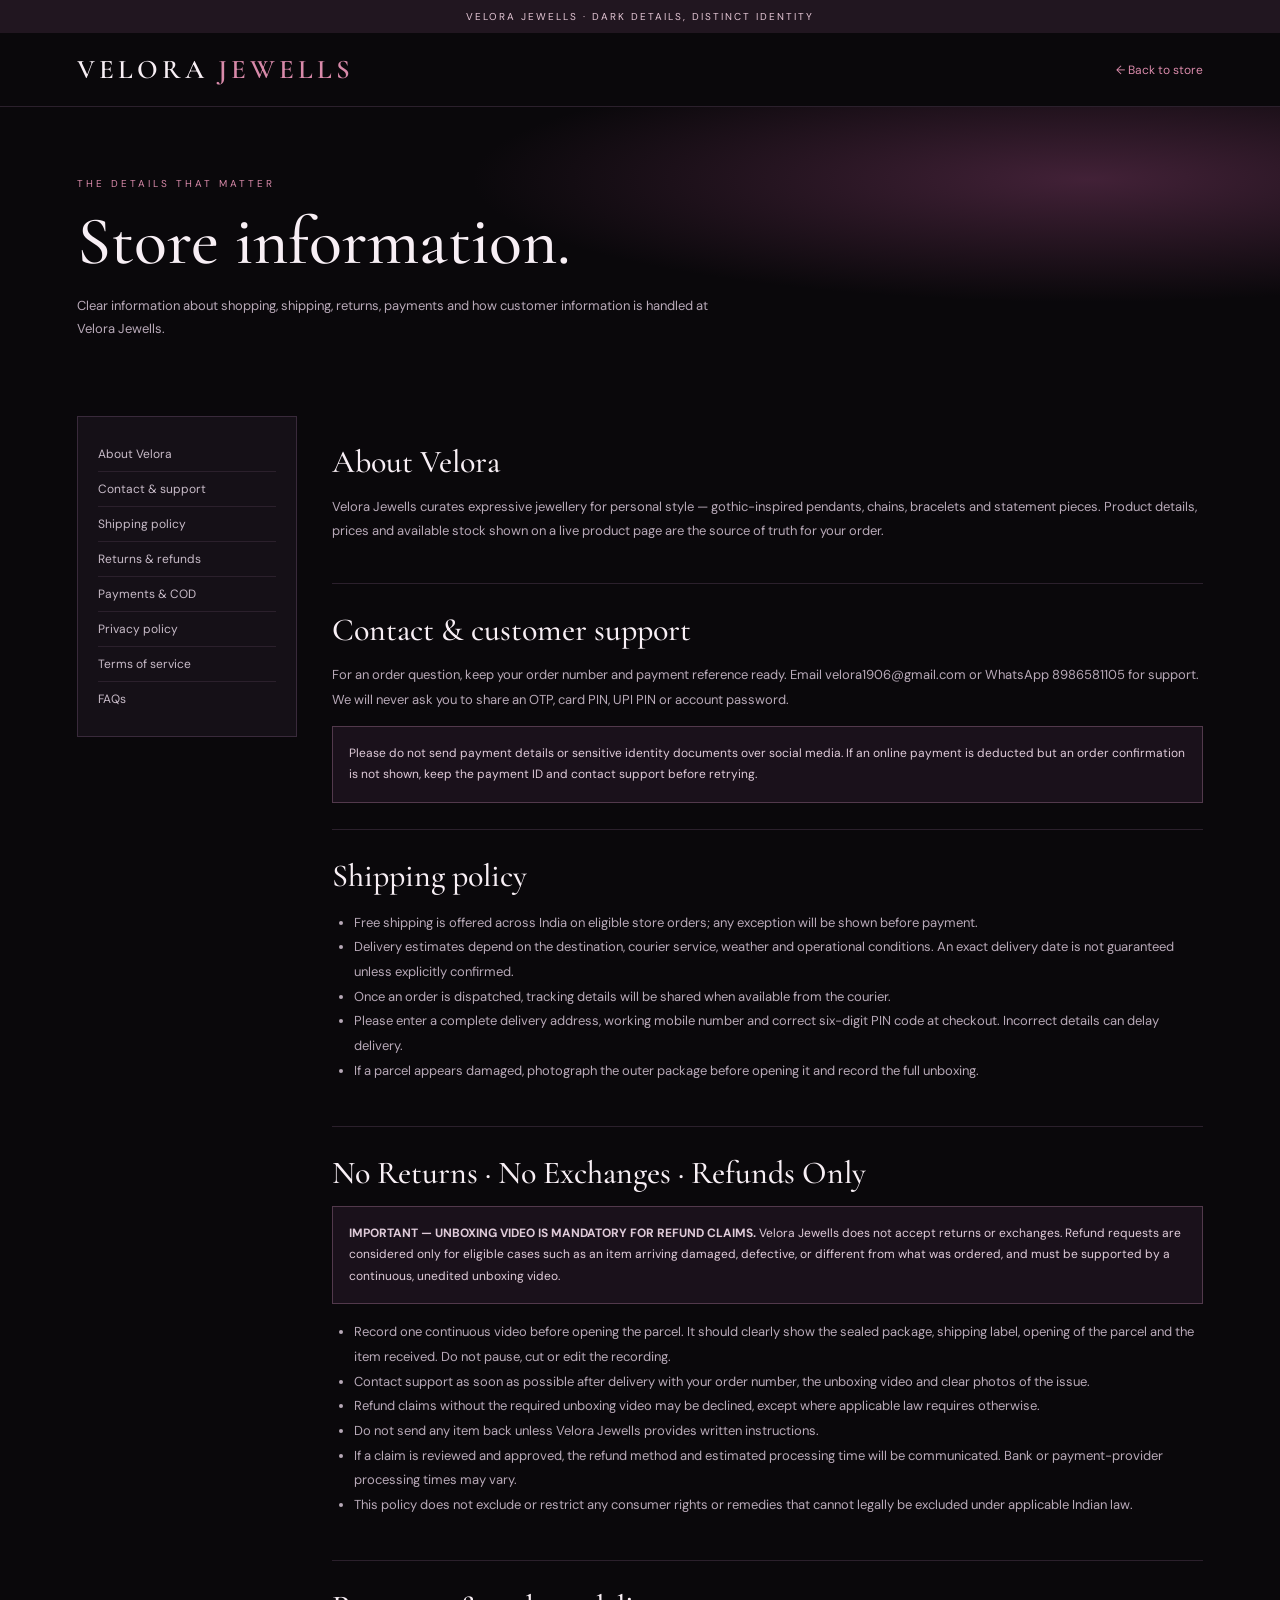
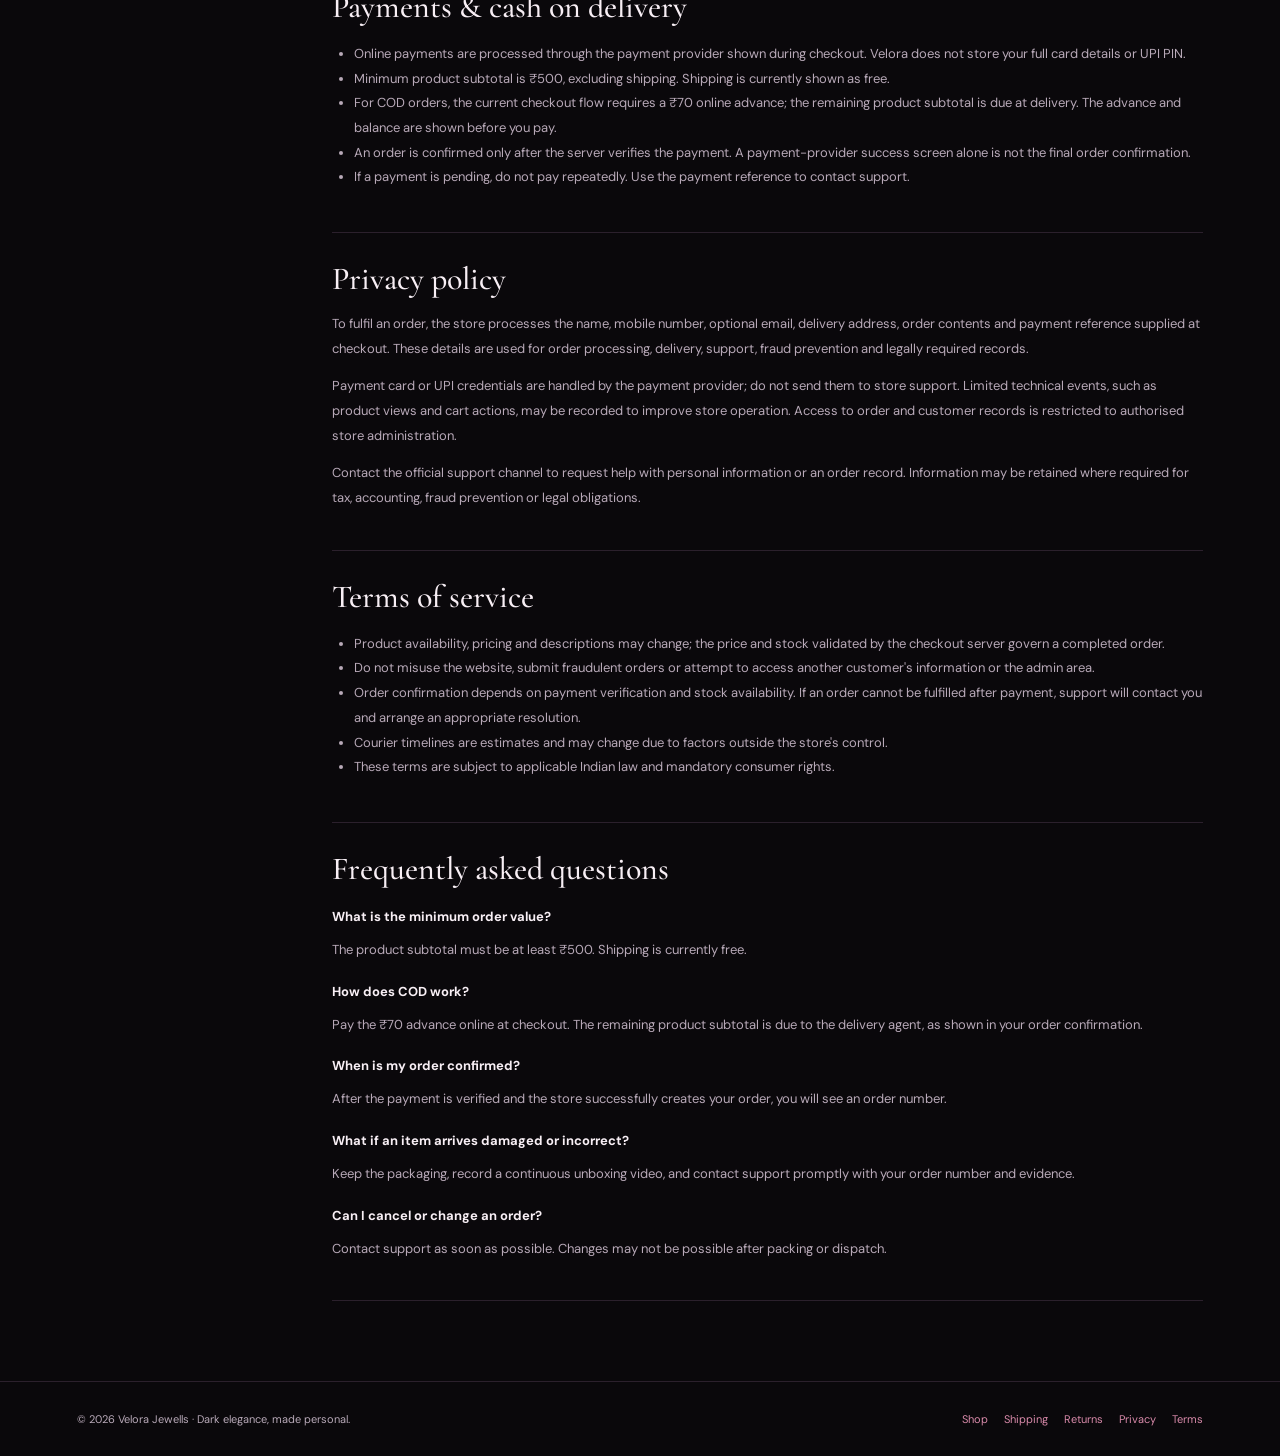
<file: policies.html>
<!doctype html>
<html lang="en">
<head>
<meta charset="utf-8"><meta name="viewport" content="width=device-width,initial-scale=1"><meta name="theme-color" content="#0a080b"><link rel="icon" href="favicon.svg" type="image/svg+xml">
<meta name="description" content="Velora Jewells store information, shipping, returns, privacy and terms.">
<title>Store Information — Velora Jewells</title>
<link rel="preconnect" href="https://fonts.googleapis.com"><link href="https://fonts.googleapis.com/css2?family=Cormorant+Garamond:wght@500;600&family=DM+Sans:wght@400;500;600&display=swap" rel="stylesheet">
<style>
:root{--bg:#0a080b;--panel:#151017;--line:#392a3b;--text:#f8eff5;--muted:#b8a9b8;--pink:#d98aaa}*{box-sizing:border-box}html{scroll-behavior:smooth}body{margin:0;background:var(--bg);color:var(--text);font-family:'DM Sans',sans-serif}a{color:var(--pink);text-decoration:none}a:hover{text-decoration:underline}.topline{padding:10px;text-align:center;background:#211620;color:#e5c7d6;font-size:10px;letter-spacing:2px;text-transform:uppercase}.nav{padding:20px 6%;border-bottom:1px solid #2b202c;display:flex;justify-content:space-between;align-items:center;gap:18px}.brand{font:600 27px 'Cormorant Garamond',serif;letter-spacing:4px;color:var(--text)}.brand span{color:var(--pink)}.nav a:last-child{font-size:12px}.hero{padding:70px 6% 42px;background:radial-gradient(ellipse at 85% 25%,#422137 0,transparent 40%)}.eyebrow{font-size:10px;letter-spacing:3px;color:var(--pink);text-transform:uppercase}.hero h1{font:500 clamp(42px,7vw,68px)/1 'Cormorant Garamond',serif;margin:18px 0}.hero p{color:var(--muted);max-width:650px;line-height:1.8;font-size:13px}.layout{display:grid;grid-template-columns:220px minmax(0,1fr);gap:35px;padding:20px 6% 80px;max-width:1300px;margin:auto}.side{position:sticky;top:20px;align-self:start;border:1px solid var(--line);padding:20px;background:var(--panel)}.side a{display:block;padding:9px 0;color:#c8bbc8;font-size:12px;border-bottom:1px solid #2b202c}.side a:last-child{border:0}.content section{padding:26px 0;border-bottom:1px solid #2b202c;scroll-margin-top:20px}.content h2{font:500 32px 'Cormorant Garamond',serif;margin:0 0 14px}.content h3{font-size:13px;margin:20px 0 8px}.content p,.content li{color:var(--muted);font-size:13px;line-height:1.9}.content ul{padding-left:22px}.notice{border:1px solid #52394c;background:#1a111b;padding:16px;color:#dfcbd9;font-size:12px;line-height:1.8}.footer{padding:30px 6%;border-top:1px solid #2b202c;color:var(--muted);font-size:11px;display:flex;justify-content:space-between;gap:18px;flex-wrap:wrap}.footlinks{display:flex;gap:16px;flex-wrap:wrap}@media(max-width:760px){.layout{grid-template-columns:1fr;padding-top:0}.side{position:static;display:grid;grid-template-columns:1fr 1fr;gap:0 16px}.hero{padding-top:48px}.nav{padding:18px 5%}}
</style></head><body>
<div class="topline">VELORA JEWELLS · DARK DETAILS, DISTINCT IDENTITY</div>
<header class="nav"><a class="brand" href="index.html">VELORA <span>JEWELLS</span></a><a href="index.html">← Back to store</a></header>
<section class="hero"><div class="eyebrow">The details that matter</div><h1>Store information.</h1><p>Clear information about shopping, shipping, returns, payments and how customer information is handled at Velora Jewells.</p></section>
<div class="layout"><nav class="side" aria-label="Store information"><a href="#about">About Velora</a><a href="#contact">Contact & support</a><a href="#shipping">Shipping policy</a><a href="#returns">Returns & refunds</a><a href="#payments">Payments & COD</a><a href="#privacy">Privacy policy</a><a href="#terms">Terms of service</a><a href="#faq">FAQs</a></nav>
<main class="content">
<section id="about"><h2>About Velora</h2><p>Velora Jewells curates expressive jewellery for personal style — gothic-inspired pendants, chains, bracelets and statement pieces. Product details, prices and available stock shown on a live product page are the source of truth for your order.</p></section>
<section id="contact"><h2>Contact & customer support</h2><p>For an order question, keep your order number and payment reference ready. Email velora1906@gmail.com or WhatsApp 8986581105 for support. We will never ask you to share an OTP, card PIN, UPI PIN or account password.</p><div class="notice">Please do not send payment details or sensitive identity documents over social media. If an online payment is deducted but an order confirmation is not shown, keep the payment ID and contact support before retrying.</div></section>
<section id="shipping"><h2>Shipping policy</h2><ul><li>Free shipping is offered across India on eligible store orders; any exception will be shown before payment.</li><li>Delivery estimates depend on the destination, courier service, weather and operational conditions. An exact delivery date is not guaranteed unless explicitly confirmed.</li><li>Once an order is dispatched, tracking details will be shared when available from the courier.</li><li>Please enter a complete delivery address, working mobile number and correct six-digit PIN code at checkout. Incorrect details can delay delivery.</li><li>If a parcel appears damaged, photograph the outer package before opening it and record the full unboxing.</li></ul></section>
<section id="returns"><h2>No Returns · No Exchanges · Refunds Only</h2><div class="notice"><strong>IMPORTANT — UNBOXING VIDEO IS MANDATORY FOR REFUND CLAIMS.</strong> Velora Jewells does not accept returns or exchanges. Refund requests are considered only for eligible cases such as an item arriving damaged, defective, or different from what was ordered, and must be supported by a continuous, unedited unboxing video.</div><ul><li>Record one continuous video before opening the parcel. It should clearly show the sealed package, shipping label, opening of the parcel and the item received. Do not pause, cut or edit the recording.</li><li>Contact support as soon as possible after delivery with your order number, the unboxing video and clear photos of the issue.</li><li>Refund claims without the required unboxing video may be declined, except where applicable law requires otherwise.</li><li>Do not send any item back unless Velora Jewells provides written instructions.</li><li>If a claim is reviewed and approved, the refund method and estimated processing time will be communicated. Bank or payment-provider processing times may vary.</li><li>This policy does not exclude or restrict any consumer rights or remedies that cannot legally be excluded under applicable Indian law.</li></ul></section>
<section id="payments"><h2>Payments & cash on delivery</h2><ul><li>Online payments are processed through the payment provider shown during checkout. Velora does not store your full card details or UPI PIN.</li><li>Minimum product subtotal is ₹500, excluding shipping. Shipping is currently shown as free.</li><li>For COD orders, the current checkout flow requires a ₹70 online advance; the remaining product subtotal is due at delivery. The advance and balance are shown before you pay.</li><li>An order is confirmed only after the server verifies the payment. A payment-provider success screen alone is not the final order confirmation.</li><li>If a payment is pending, do not pay repeatedly. Use the payment reference to contact support.</li></ul></section>
<section id="privacy"><h2>Privacy policy</h2><p>To fulfil an order, the store processes the name, mobile number, optional email, delivery address, order contents and payment reference supplied at checkout. These details are used for order processing, delivery, support, fraud prevention and legally required records.</p><p>Payment card or UPI credentials are handled by the payment provider; do not send them to store support. Limited technical events, such as product views and cart actions, may be recorded to improve store operation. Access to order and customer records is restricted to authorised store administration.</p><p>Contact the official support channel to request help with personal information or an order record. Information may be retained where required for tax, accounting, fraud prevention or legal obligations.</p></section>
<section id="terms"><h2>Terms of service</h2><ul><li>Product availability, pricing and descriptions may change; the price and stock validated by the checkout server govern a completed order.</li><li>Do not misuse the website, submit fraudulent orders or attempt to access another customer's information or the admin area.</li><li>Order confirmation depends on payment verification and stock availability. If an order cannot be fulfilled after payment, support will contact you and arrange an appropriate resolution.</li><li>Courier timelines are estimates and may change due to factors outside the store's control.</li><li>These terms are subject to applicable Indian law and mandatory consumer rights.</li></ul></section>
<section id="faq"><h2>Frequently asked questions</h2><h3>What is the minimum order value?</h3><p>The product subtotal must be at least ₹500. Shipping is currently free.</p><h3>How does COD work?</h3><p>Pay the ₹70 advance online at checkout. The remaining product subtotal is due to the delivery agent, as shown in your order confirmation.</p><h3>When is my order confirmed?</h3><p>After the payment is verified and the store successfully creates your order, you will see an order number.</p><h3>What if an item arrives damaged or incorrect?</h3><p>Keep the packaging, record a continuous unboxing video, and contact support promptly with your order number and evidence.</p><h3>Can I cancel or change an order?</h3><p>Contact support as soon as possible. Changes may not be possible after packing or dispatch.</p></section>
</main></div>
<footer class="footer"><div>© <span id="year"></span> Velora Jewells · Dark elegance, made personal.</div><div class="footlinks"><a href="index.html">Shop</a><a href="#shipping">Shipping</a><a href="#returns">Returns</a><a href="#privacy">Privacy</a><a href="#terms">Terms</a></div></footer><script>document.getElementById('year').textContent=new Date().getFullYear();</script>
</body></html>
</file>
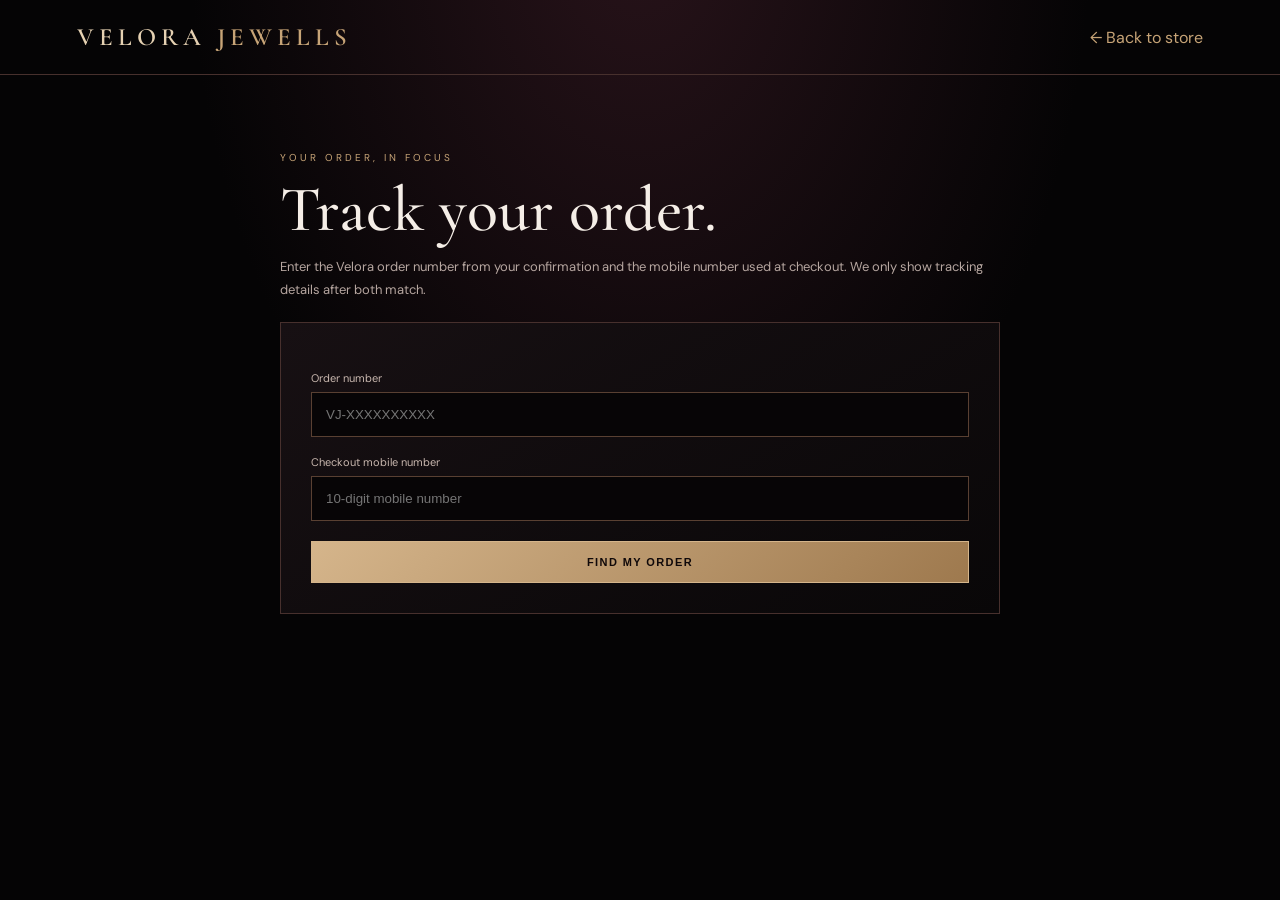
<file: track-order.html>
<!doctype html>
<html lang="en"><head><meta charset="utf-8"><meta name="viewport" content="width=device-width,initial-scale=1"><meta name="theme-color" content="#050405"><meta name="description" content="Track your Velora Jewells order securely."><link rel="icon" href="favicon.svg" type="image/svg+xml"><title>Track Your Order — Velora Jewells</title><link href="https://fonts.googleapis.com/css2?family=Cormorant+Garamond:wght@500;600&family=DM+Sans:wght@400;500;600&display=swap" rel="stylesheet"><style>
:root{--bg:#050405;--panel:#100c0e;--line:#47302d;--text:#f5eee7;--muted:#b6a6a0;--gold:#c7a477}*{box-sizing:border-box}body{margin:0;background:radial-gradient(ellipse at 50% -10%,#28131a,transparent 50%),var(--bg);color:var(--text);font-family:'DM Sans',sans-serif;min-height:100vh}a{color:var(--gold);text-decoration:none}.top{padding:22px 6%;border-bottom:1px solid var(--line);display:flex;justify-content:space-between;align-items:center}.brand{font:600 25px 'Cormorant Garamond',serif;letter-spacing:5px;color:#e5d1b2}.brand span{color:var(--gold)}.wrap{max-width:760px;margin:0 auto;padding:70px 20px}.eyebrow{font-size:10px;letter-spacing:3px;color:var(--gold);text-transform:uppercase}.panel{margin-top:20px;padding:30px;border:1px solid var(--line);background:linear-gradient(150deg,#171013,#090708)}h1{font:500 clamp(40px,7vw,64px)/1 'Cormorant Garamond',serif;margin:12px 0}p{color:var(--muted);font-size:13px;line-height:1.8}label{display:block;color:#c8b7ae;font-size:11px;margin:18px 0 7px}input{width:100%;padding:14px;background:#070506;border:1px solid #594032;color:white;outline:none}input:focus{border-color:var(--gold)}button{width:100%;margin-top:20px;padding:14px;background:linear-gradient(135deg,#d5b58b,#9e794e);border:1px solid #d5b58b;color:#10090a;font-size:11px;font-weight:700;letter-spacing:1.4px;text-transform:uppercase;cursor:pointer}button:disabled{opacity:.6;cursor:wait}.msg{display:none;padding:13px;margin-top:18px;font-size:12px;line-height:1.7;border:1px solid var(--line);color:#e7d8c8}.msg.show{display:block}.msg.bad{border-color:#8b394b;color:#ffd0d9}.result{display:none;margin-top:22px;padding:24px;border:1px solid #72563e;background:#0c090a}.result.show{display:block}.result h2{font:500 30px 'Cormorant Garamond',serif;margin:0 0 15px}.status{display:inline-block;padding:7px 10px;border:1px solid #806448;color:#e4c89e;font-size:10px;letter-spacing:1px;text-transform:uppercase}.rows{display:grid;grid-template-columns:1fr 1fr;gap:14px;margin-top:18px}.rows div{border-top:1px solid var(--line);padding-top:10px}.rows small{display:block;color:var(--muted);font-size:10px;text-transform:uppercase;letter-spacing:1px}.rows strong{display:block;margin-top:6px;font-size:13px;overflow-wrap:anywhere}.tracklink{display:inline-block;margin-top:20px;border-bottom:1px solid var(--gold);padding-bottom:4px;font-size:12px}@media(max-width:520px){.wrap{padding:45px 16px}.panel{padding:20px}.rows{grid-template-columns:1fr 1fr}}
</style></head><body><header class="top"><a class="brand" href="index.html">VELORA <span>JEWELLS</span></a><a href="index.html">← Back to store</a></header><main class="wrap"><span class="eyebrow">Your order, in focus</span><h1>Track your order.</h1><p>Enter the Velora order number from your confirmation and the mobile number used at checkout. We only show tracking details after both match.</p><section class="panel"><form id="trackForm"><label for="orderNumber">Order number</label><input id="orderNumber" placeholder="VJ-XXXXXXXXXX" maxlength="13" autocomplete="off" required><label for="phone">Checkout mobile number</label><input id="phone" type="tel" inputmode="numeric" placeholder="10-digit mobile number" maxlength="10" required><button id="trackBtn" type="submit">Find my order</button></form><div id="message" class="msg" role="status"></div><div id="result" class="result"></div></section></main><script>
const SUPABASE_URL='https://arypnpohredubfaymuwm.supabase.co',SUPABASE_KEY='sb_publishable_aJZyDdFiMkOuhmIxEKIuuA_QALzapmi';
const form=document.getElementById('trackForm'),message=document.getElementById('message'),result=document.getElementById('result'),button=document.getElementById('trackBtn');
const esc=s=>String(s??'').replace(/[&<>"']/g,c=>({'&':'&amp;','<':'&lt;','>':'&gt;','"':'&quot;',"'":'&#39;'}[c]));
const pretty=s=>String(s||'Pending').replaceAll('_',' ').replace(/\b\w/g,c=>c.toUpperCase());
form.addEventListener('submit',async e=>{e.preventDefault();message.className='msg';result.className='result';button.disabled=true;button.textContent='Checking…';try{const response=await fetch(SUPABASE_URL+'/functions/v1/track-order',{method:'POST',headers:{'Content-Type':'application/json','apikey':SUPABASE_KEY,'Authorization':'Bearer '+SUPABASE_KEY},body:JSON.stringify({order_number:document.getElementById('orderNumber').value.trim().toUpperCase(),phone:document.getElementById('phone').value.trim()})});const data=await response.json().catch(()=>({}));if(!response.ok)throw new Error(data.error||'Could not find this order.');const o=data.order;const date=o.created_at?new Date(o.created_at).toLocaleDateString('en-IN',{day:'numeric',month:'short',year:'numeric'}):'—';const orderLabel=o.payment_method==='cod'&&o.payment_status!=='paid'?(o.upi_reference?'Pending payment verification':'Awaiting ₹70 COD advance') : pretty(o.order_status);const paymentLabel=o.payment_method==='cod'&&o.upi_reference&&o.payment_status!=='paid'?'UTR submitted · Awaiting Velora approval':pretty(o.payment_status)+' · '+pretty(o.payment_method);result.innerHTML='<h2>Order '+esc(o.order_number)+'</h2><span class="status">'+esc(orderLabel)+'</span><div class="rows"><div><small>Order placed</small><strong>'+esc(date)+'</strong></div><div><small>Payment</small><strong>'+esc(paymentLabel)+'</strong></div><div><small>Courier</small><strong>'+esc(o.tracking_company||'Not assigned yet')+'</strong></div><div><small>Tracking / AWB</small><strong>'+esc(o.tracking_number||'Awaiting dispatch')+'</strong></div></div>'+(o.tracking_url?'<a class="tracklink" href="'+esc(o.tracking_url)+'" target="_blank" rel="noopener noreferrer">Track with courier ↗</a>':'');result.classList.add('show')}catch(err){message.textContent=err.message||'Something went wrong.';message.classList.add('show','bad')}finally{button.disabled=false;button.textContent='Find my order'}});
</script></body></html>
</file>
